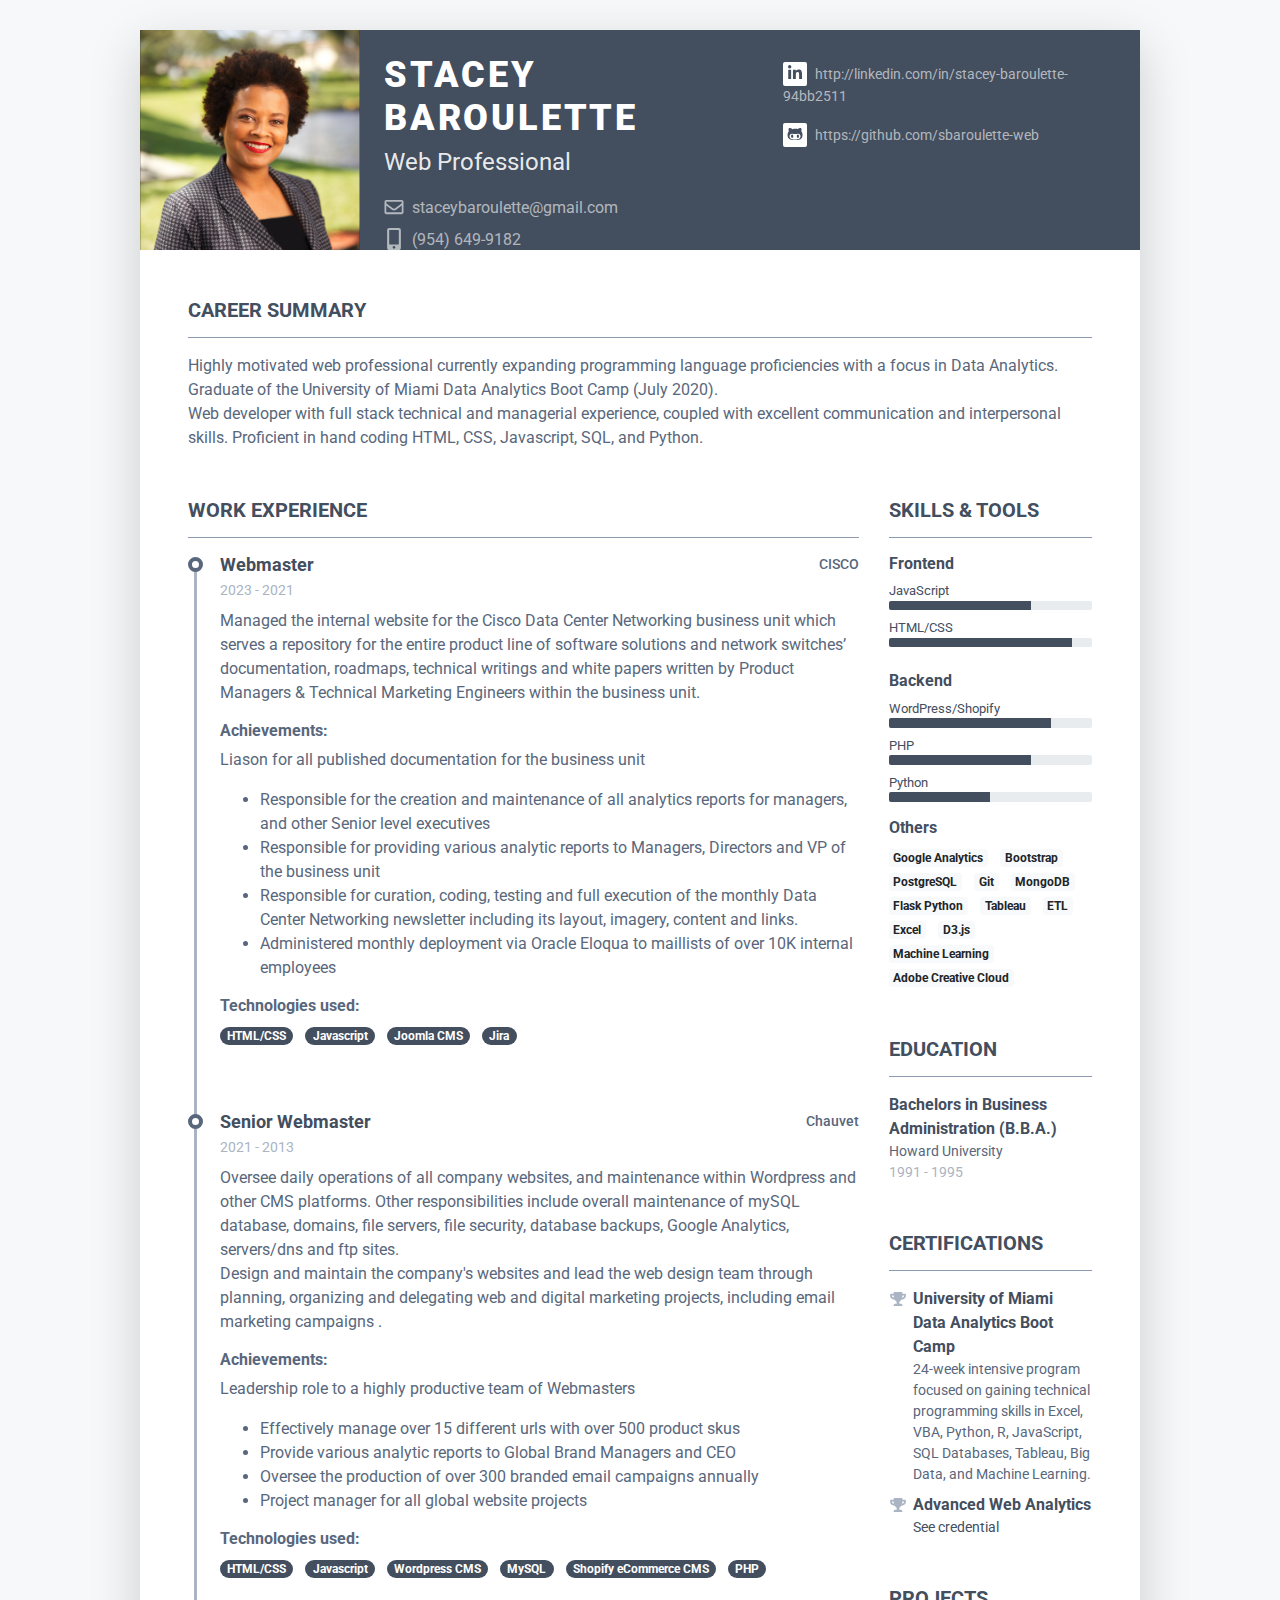
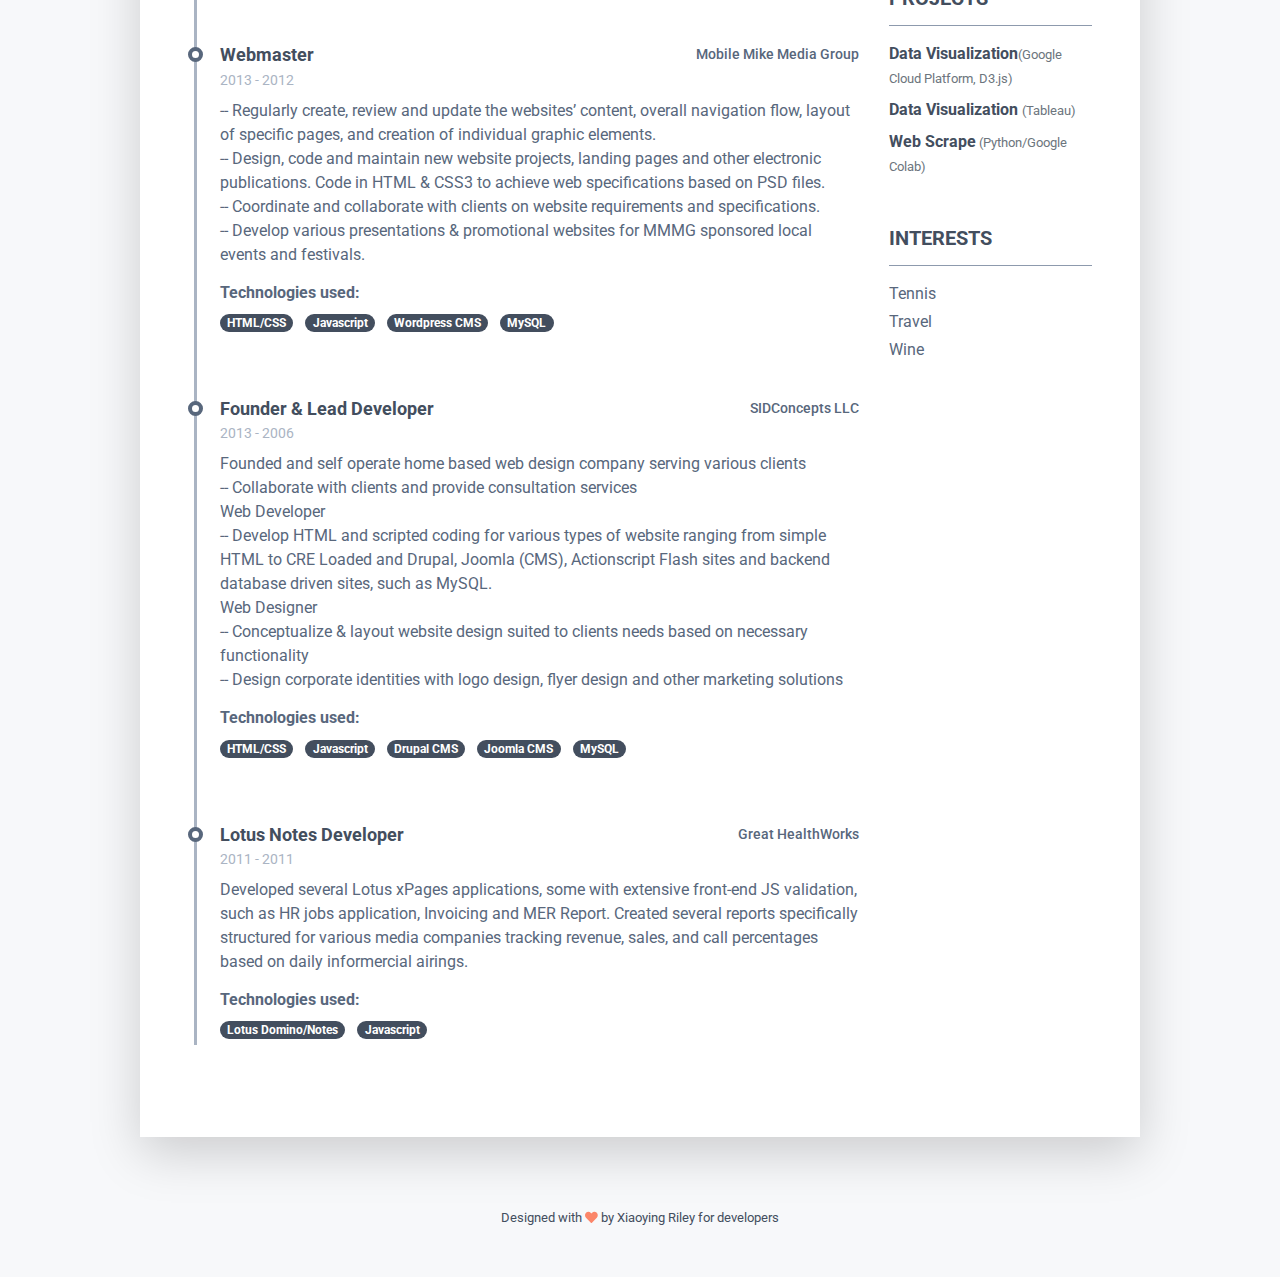
<file: resume/index.html>
<!DOCTYPE html>
<html lang="en">
<head>
    <title>Stacey Baroulette - Web Professional</title>

    <!-- Meta -->
    <meta charset="utf-8">
    <meta http-equiv="X-UA-Compatible" content="IE=edge">
    <meta name="viewport" content="width=device-width, initial-scale=1.0">
    <meta name="description" content="Responsive Resume Template">
    <meta name="author" content="Xiaoying Riley at 3rd Wave Media">
    <link rel="shortcut icon" href="favicon.ico">

    <!-- Google Font -->
    <link href="https://fonts.googleapis.com/css?family=Roboto:300,400,500,700,900" rel="stylesheet">

    <!-- FontAwesome JS-->
	<script defer src="assets/fontawesome/js/all.min.js"></script>

    <!-- Theme CSS -->
    <link id="theme-style" rel="stylesheet" href="assets/css/pillar-1.css">


</head>

<body>

    <article class="resume-wrapper text-center position-relative">
	    <div class="resume-wrapper-inner mx-auto text-left bg-white shadow-lg">
		    <header class="resume-header pt-4 pt-md-0">
			    <div class="media flex-column flex-md-row">
				    <img class="mr-3 img-fluid picture mx-auto" src="assets/images/stacey_headshot.jpg" style="height:220px !important;" alt="">
				    <div class="media-body p-4 d-flex flex-column flex-md-row mx-auto mx-lg-0">
					    <div class="primary-info">
						    <h1 class="name mt-0 mb-1 text-white text-uppercase text-uppercase">Stacey Baroulette</h1>
						    <div class="title mb-3">Web Professional</div>
						    <ul class="list-unstyled">
							    <li class="mb-2"><a href="mailto:staceybaroulette@gmail.com"><i class="far fa-envelope fa-fw mr-2" data-fa-transform="grow-3"></i>staceybaroulette@gmail.com</a></li>
							    <li><a href="#"><i class="fas fa-mobile-alt fa-fw mr-2" data-fa-transform="grow-6"></i>(954) 649-9182</a></li>
						    </ul>
					    </div><!--//primary-info-->
					    <div class="secondary-info ml-md-auto mt-2">
						    <ul class="resume-social list-unstyled">
				                <li class="mb-3"><a href="http://linkedin.com/in/stacey-baroulette-94bb2511"><span class="fa-container text-center mr-2"><i class="fab fa-linkedin-in fa-fw"></i></span>http://linkedin.com/in/stacey-baroulette-94bb2511</a></li>
				                <li class="mb-3"><a href="https://github.com/sbaroulette-web"><span class="fa-container text-center mr-2"><i class="fab fa-github-alt fa-fw"></i></span>https://github.com/sbaroulette-web</a></li>
						    </ul>
					    </div><!--//secondary-info-->

				    </div><!--//media-body-->
			    </div><!--//media-->
		    </header>
		    <div class="resume-body p-5">
			    <section class="resume-section summary-section mb-5">
				    <h2 class="resume-section-title text-uppercase font-weight-bold pb-3 mb-3">Career Summary</h2>
				    <div class="resume-section-content">
					    <p class="mb-0">Highly motivated web professional currently expanding programming language proficiencies with a focus in Data Analytics. Graduate of the University of Miami Data Analytics Boot Camp (July 2020).<br/>
							Web developer with full stack technical and managerial experience, coupled with excellent communication and interpersonal skills. Proficient in hand coding HTML, CSS, Javascript, SQL, and Python. </p>
				    </div>
			    </section><!--//summary-section-->
			    <div class="row">
				    <div class="col-lg-9">
					    <section class="resume-section experience-section mb-5">
						    <h2 class="resume-section-title text-uppercase font-weight-bold pb-3 mb-3">Work Experience</h2>
						    <div class="resume-section-content">
							    <div class="resume-timeline position-relative">
								    <article class="resume-timeline-item position-relative pb-5">

									    <div class="resume-timeline-item-header mb-2">
										    <div class="d-flex flex-column flex-md-row">
										        <h3 class="resume-position-title font-weight-bold mb-1">Webmaster</h3>
										        <div class="resume-company-name ml-auto">CISCO</div>
										    </div><!--//row-->
										    <div class="resume-position-time">2023 - 2021</div>
									    </div><!--//resume-timeline-item-header-->
									    <div class="resume-timeline-item-desc">
										    <p>Managed the internal website for the Cisco Data Center Networking business unit which serves a repository for the entire product line of software solutions and network switches’ documentation, roadmaps, technical writings and white papers written by Product Managers & Technical Marketing Engineers within the business unit.
												</p>
										    <h4 class="resume-timeline-item-desc-heading font-weight-bold">Achievements:</h4>
										    <p>Liason for all published documentation for the business unit</p>
										    <ul>
											    <li>Responsible for the creation and maintenance of all analytics reports for managers, and other Senior level executives</li>
											    <li>Responsible for providing various analytic reports to Managers, Directors and VP of the business unit</li>
											    <li>Responsible for curation, coding, testing and full execution of the monthly Data Center Networking newsletter including its layout, imagery, content and links.</li>
											    <li>Administered monthly deployment via Oracle Eloqua to maillists of over 10K internal employees</li>
										    </ul>
										    <h4 class="resume-timeline-item-desc-heading font-weight-bold">Technologies used:</h4>
										    <ul class="list-inline">
												<li class="list-inline-item"><span class="badge badge-primary badge-pill">HTML/CSS</span></li>
											    <li class="list-inline-item"><span class="badge badge-primary badge-pill">Javascript</span></li>
											    <li class="list-inline-item"><span class="badge badge-primary badge-pill">Joomla CMS</span></li>
												<li class="list-inline-item"><span class="badge badge-primary badge-pill">Jira</span></li>
										    </ul>
									    </div><!--//resume-timeline-item-desc-->

								    </article><!--//resume-timeline-item-->
									<article class="resume-timeline-item position-relative pb-5">

									    <div class="resume-timeline-item-header mb-2">
										    <div class="d-flex flex-column flex-md-row">
										        <h3 class="resume-position-title font-weight-bold mb-1">Senior Webmaster</h3>
										        <div class="resume-company-name ml-auto">Chauvet</div>
										    </div><!--//row-->
										    <div class="resume-position-time">2021 - 2013</div>
									    </div><!--//resume-timeline-item-header-->
									    <div class="resume-timeline-item-desc">
										    <p>Oversee daily operations of all company websites, and maintenance within Wordpress and other CMS platforms. Other responsibilities include overall maintenance of mySQL database, domains, file servers, file security, database backups, Google Analytics, servers/dns and ftp sites. <br/>Design and maintain the company's websites and lead the web design team through planning, organizing and delegating web and digital marketing projects, including email marketing campaigns .</p>
										    <h4 class="resume-timeline-item-desc-heading font-weight-bold">Achievements:</h4>
										    <p>Leadership role to a highly productive team of Webmasters</p>
										    <ul>
											    <li>Effectively manage over 15 different urls with over 500 product skus</li>
											    <li>Provide various analytic reports to Global Brand Managers and CEO</li>
											    <li>Oversee the production of over 300 branded email campaigns annually</li>
											    <li>Project manager for all global website projects</li>
										    </ul>
										    <h4 class="resume-timeline-item-desc-heading font-weight-bold">Technologies used:</h4>
										    <ul class="list-inline">
												<li class="list-inline-item"><span class="badge badge-primary badge-pill">HTML/CSS</span></li>
											    <li class="list-inline-item"><span class="badge badge-primary badge-pill">Javascript</span></li>
											    <li class="list-inline-item"><span class="badge badge-primary badge-pill">Wordpress CMS</span></li>
												<li class="list-inline-item"><span class="badge badge-primary badge-pill">MySQL</span></li>
											    <li class="list-inline-item"><span class="badge badge-primary badge-pill">Shopify eCommerce CMS</span></li>
												<li class="list-inline-item"><span class="badge badge-primary badge-pill">PHP</span></li>
										    </ul>
									    </div><!--//resume-timeline-item-desc-->

								    </article><!--//resume-timeline-item-->

								    <article class="resume-timeline-item position-relative pb-5">

									    <div class="resume-timeline-item-header mb-2">
										    <div class="d-flex flex-column flex-md-row">
										        <h3 class="resume-position-title font-weight-bold mb-1">Webmaster</h3>
										        <div class="resume-company-name ml-auto">Mobile Mike Media Group</div>
										    </div><!--//row-->
										    <div class="resume-position-time">2013 - 2012</div>
									    </div><!--//resume-timeline-item-header-->
									    <div class="resume-timeline-item-desc">
										    <p>-- Regularly create, review and update the websites’ content, overall navigation flow, layout of specific pages, and creation of individual graphic elements.<br/>

												-- Design, code and maintain new website projects, landing pages and other electronic publications. Code in HTML & CSS3 to achieve web specifications based on PSD files.<br/>

												-- Coordinate and collaborate with clients on website requirements and specifications.<br/>

												-- Develop various presentations & promotional websites for MMMG sponsored local events and festivals.<br/></p>

										    <h4 class="resume-timeline-item-desc-heading font-weight-bold">Technologies used:</h4>
										    <ul class="list-inline">
												<li class="list-inline-item"><span class="badge badge-primary badge-pill">HTML/CSS</span></li>
											    <li class="list-inline-item"><span class="badge badge-primary badge-pill">Javascript</span></li>
											    <li class="list-inline-item"><span class="badge badge-primary badge-pill">Wordpress CMS</span></li>
												<li class="list-inline-item"><span class="badge badge-primary badge-pill">MySQL</span></li>
										    </ul>
									    </div><!--//resume-timeline-item-desc-->

								    </article><!--//resume-timeline-item-->

								    <article class="resume-timeline-item position-relative pb-5">

									    <div class="resume-timeline-item-header mb-2">
										    <div class="d-flex flex-column flex-md-row">
										        <h3 class="resume-position-title font-weight-bold mb-1">Founder & Lead Developer</h3>
										        <div class="resume-company-name ml-auto">SIDConcepts LLC</div>
										    </div><!--//row-->
										    <div class="resume-position-time">2013 - 2006</div>
									    </div><!--//resume-timeline-item-header-->
									    <div class="resume-timeline-item-desc">
										    <p>Founded and self operate home based web design company serving various clients<br/>
												-- Collaborate with clients and provide consultation services<br/>

												Web Developer<br/>
												-- Develop HTML and scripted coding for various types of website ranging from simple HTML to CRE Loaded and Drupal, Joomla (CMS), Actionscript Flash sites and backend database driven sites, such as MySQL.<br/>

												Web Designer<br/>
												-- Conceptualize & layout website design suited to clients needs based on necessary functionality<br/>
												-- Design corporate identities with logo design, flyer design and other marketing solutions<br/></p>

										    <h4 class="resume-timeline-item-desc-heading font-weight-bold">Technologies used:</h4>
										    <ul class="list-inline">
												<li class="list-inline-item"><span class="badge badge-primary badge-pill">HTML/CSS</span></li>
											    <li class="list-inline-item"><span class="badge badge-primary badge-pill">Javascript</span></li>
												<li class="list-inline-item"><span class="badge badge-primary badge-pill">Drupal CMS</span></li>
												<li class="list-inline-item"><span class="badge badge-primary badge-pill">Joomla CMS</span></li>
												<li class="list-inline-item"><span class="badge badge-primary badge-pill">MySQL</span></li>
										    </ul>
									    </div><!--//resume-timeline-item-desc-->

								    </article><!--//resume-timeline-item-->

								    <article class="resume-timeline-item position-relative">

									    <div class="resume-timeline-item-header mb-2">
										    <div class="d-flex flex-column flex-md-row">
										        <h3 class="resume-position-title font-weight-bold mb-1">Lotus Notes Developer</h3>
										        <div class="resume-company-name ml-auto">Great HealthWorks</div>
										    </div><!--//row-->
										    <div class="resume-position-time">2011 - 2011</div>
									    </div><!--//resume-timeline-item-header-->
									    <div class="resume-timeline-item-desc">
										    <p>Developed several Lotus xPages applications, some with extensive front-end JS validation, such as HR jobs application, Invoicing and MER Report.
												Created several reports specifically structured for various media companies tracking revenue, sales, and call percentages based on daily informercial airings.</p>
										    <h4 class="resume-timeline-item-desc-heading font-weight-bold">Technologies used:</h4>
										    <ul class="list-inline">
												<li class="list-inline-item"><span class="badge badge-primary badge-pill">Lotus Domino/Notes</span></li>
											    <li class="list-inline-item"><span class="badge badge-primary badge-pill">Javascript</span></li>
										    </ul>
									    </div><!--//resume-timeline-item-desc-->

								    </article><!--//resume-timeline-item-->


							    </div><!--//resume-timeline-->






						    </div>
					    </section><!--//experience-section-->
				    </div>
				    <div class="col-lg-3">
					    <section class="resume-section skills-section mb-5">
						    <h2 class="resume-section-title text-uppercase font-weight-bold pb-3 mb-3">Skills &amp; Tools</h2>
						    <div class="resume-section-content">
						        <div class="resume-skill-item">
							        <h4 class="resume-skills-cat font-weight-bold">Frontend</h4>
							        <ul class="list-unstyled mb-4">
								        <li class="mb-2">
								            <div class="resume-skill-name">JavaScript</div>
									        <div class="progress resume-progress">
											    <div class="progress-bar theme-progress-bar-dark" role="progressbar" style="width: 70%" aria-valuenow="25" aria-valuemin="0" aria-valuemax="100"></div>
											</div>
								        </li>
								        <li class="mb-2">
								            <div class="resume-skill-name">HTML/CSS</div>
									        <div class="progress resume-progress">
											    <div class="progress-bar theme-progress-bar-dark" role="progressbar" style="width: 90%" aria-valuenow="25" aria-valuemin="0" aria-valuemax="100"></div>
											</div>
								        </li>
							        </ul>
						        </div><!--//resume-skill-item-->

						        <div class="resume-skill-item">
						            <h4 class="resume-skills-cat font-weight-bold">Backend</h4>
							        <ul class="list-unstyled">
										<li class="mb-2">
								            <div class="resume-skill-name">WordPress/Shopify</div>
									        <div class="progress resume-progress">
											    <div class="progress-bar theme-progress-bar-dark" role="progressbar" style="width: 80%" aria-valuenow="25" aria-valuemin="0" aria-valuemax="100"></div>
											</div>
										</li>
										<li class="mb-2">
								            <div class="resume-skill-name">PHP</div>
									        <div class="progress resume-progress">
											    <div class="progress-bar theme-progress-bar-dark" role="progressbar" style="width: 70%" aria-valuenow="25" aria-valuemin="0" aria-valuemax="100"></div>
											</div>
								        </li>
								        <li class="mb-2">
								            <div class="resume-skill-name">Python</div>
									        <div class="progress resume-progress">
											    <div class="progress-bar theme-progress-bar-dark" role="progressbar" style="width: 50%" aria-valuenow="25" aria-valuemin="0" aria-valuemax="100"></div>
											</div>
								        </li>
							        </ul>
						        </div><!--//resume-skill-item-->

						        <div class="resume-skill-item">
						            <h4 class="resume-skills-cat font-weight-bold">Others</h4>
						            <ul class="list-inline">
										<li class="list-inline-item"><span class="badge badge-light">Google Analytics</span></li>
										<li class="list-inline-item"><span class="badge badge-light">Bootstrap</span></li>
							            <li class="list-inline-item"><span class="badge badge-light">PostgreSQL</span></li>
							            <li class="list-inline-item"><span class="badge badge-light">Git</span></li>
							            <li class="list-inline-item"><span class="badge badge-light">MongoDB</span></li>
							            <li class="list-inline-item"><span class="badge badge-light">Flask Python</span></li>
							            <li class="list-inline-item"><span class="badge badge-light">Tableau</span></li>
							            <li class="list-inline-item"><span class="badge badge-light">ETL</span></li>
										<li class="list-inline-item"><span class="badge badge-light">Excel</span></li>
										<li class="list-inline-item"><span class="badge badge-light">D3.js</span></li>
										<li class="list-inline-item"><span class="badge badge-light">Machine Learning</span></li>
										<li class="list-inline-item"><span class="badge badge-light">Adobe Creative Cloud</span></li>
						            </ul>
						        </div><!--//resume-skill-item-->
						    </div><!--resume-section-content-->
					    </section><!--//skills-section-->
					    <section class="resume-section education-section mb-5">
						    <h2 class="resume-section-title text-uppercase font-weight-bold pb-3 mb-3">Education</h2>
						    <div class="resume-section-content">
							    <ul class="list-unstyled">
								    <li class="mb-2">
								        <div class="resume-degree font-weight-bold">Bachelors in Business Administration (B.B.A.)</div>
								        <div class="resume-degree-org">Howard University</div>
								        <div class="resume-degree-time">1991 - 1995</div>
								    </li>
							    </ul>
						    </div>
					    </section><!--//education-section-->
					    <section class="resume-section reference-section mb-5">
						    <h2 class="resume-section-title text-uppercase font-weight-bold pb-3 mb-3">Certifications</h2>
						    <div class="resume-section-content">
							    <ul class="list-unstyled resume-awards-list">
								    <li class="mb-2 pl-4 position-relative">
								        <i class="resume-award-icon fas fa-trophy position-absolute" data-fa-transform="shrink-2"></i>
								        <div class="resume-award-name">University of Miami<br/>Data Analytics Boot Camp</div>
								        <div class="resume-award-desc">24-week intensive program focused on gaining technical programming skills in Excel, VBA, Python, R, JavaScript, SQL Databases, Tableau, Big Data, and Machine Learning.</div>
								    </li>
								    <li class="mb-0 pl-4 position-relative">
								        <i class="resume-award-icon fas fa-trophy position-absolute" data-fa-transform="shrink-2"></i>
								        <div class="resume-award-name">Advanced Web Analytics</div>
								        <div class="resume-award-desc"><a href="https://certificates.simplicdn.net/share/282231.pdf">See credential</a></div>
								    </li>
							    </ul>
						    </div>
					    </section><!--//interests-section-->
					    <section class="resume-section language-section mb-5">
						    <h2 class="resume-section-title text-uppercase font-weight-bold pb-3 mb-3">Projects</h2>
						    <div class="resume-section-content">
							    <ul class="list-unstyled resume-lang-list">
								    <li class="mb-2"><span class="resume-lang-name font-weight-bold"><a href="https://www.sbaroulette-web.info" target = "_blank">Data Visualization</a></span><small class="text-muted font-weight-normal">(Google Cloud Platform, D3.js)</small></a></li>
								    <li class="mb-2 align-middle"><span class="resume-lang-name font-weight-bold"><a href="https://public.tableau.com/profile/staceyb3409#!/vizhome/Project3_15940900368580/ByUSState" target = "_blank">Data Visualization</span> <small class="text-muted font-weight-normal">(Tableau)</small></a></li>
									<li class="mb-2"><span class="resume-lang-name font-weight-bold"><a href="https://colab.research.google.com/drive/1G-qDZqd28ydYeM4fmYZnK42NcEDy-Ona?usp=sharing" target = "_blank">Web Scrape</span><small class="text-muted font-weight-normal"> (Python/Google Colab)</small></a></li>
								</ul>
						    </div>
					    </section><!--//language-section-->
					    <section class="resume-section interests-section mb-5">
						    <h2 class="resume-section-title text-uppercase font-weight-bold pb-3 mb-3">Interests</h2>
						    <div class="resume-section-content">
							    <ul class="list-unstyled">
								    <li class="mb-1">Tennis</li>
								    <li class="mb-1">Travel</li>
								    <li class="mb-1">Wine</li>
							    </ul>
						    </div>
					    </section><!--//interests-section-->

				    </div>
			    </div><!--//row-->
		    </div><!--//resume-body-->


	    </div>
    </article>


    <footer class="footer text-center pt-2 pb-5">
	    <!--/* This template is free as long as you keep the footer attribution link. If you'd like to use the template without the attribution link, you can buy the commercial license via our website: themes.3rdwavemedia.com Thank you for your support. :) */-->
        <small class="copyright">Designed with <i class="fas fa-heart"></i> by <a href="http://themes.3rdwavemedia.com" target="_blank">Xiaoying Riley</a> for developers</small>
    </footer>



</body>
</html>
</file>
